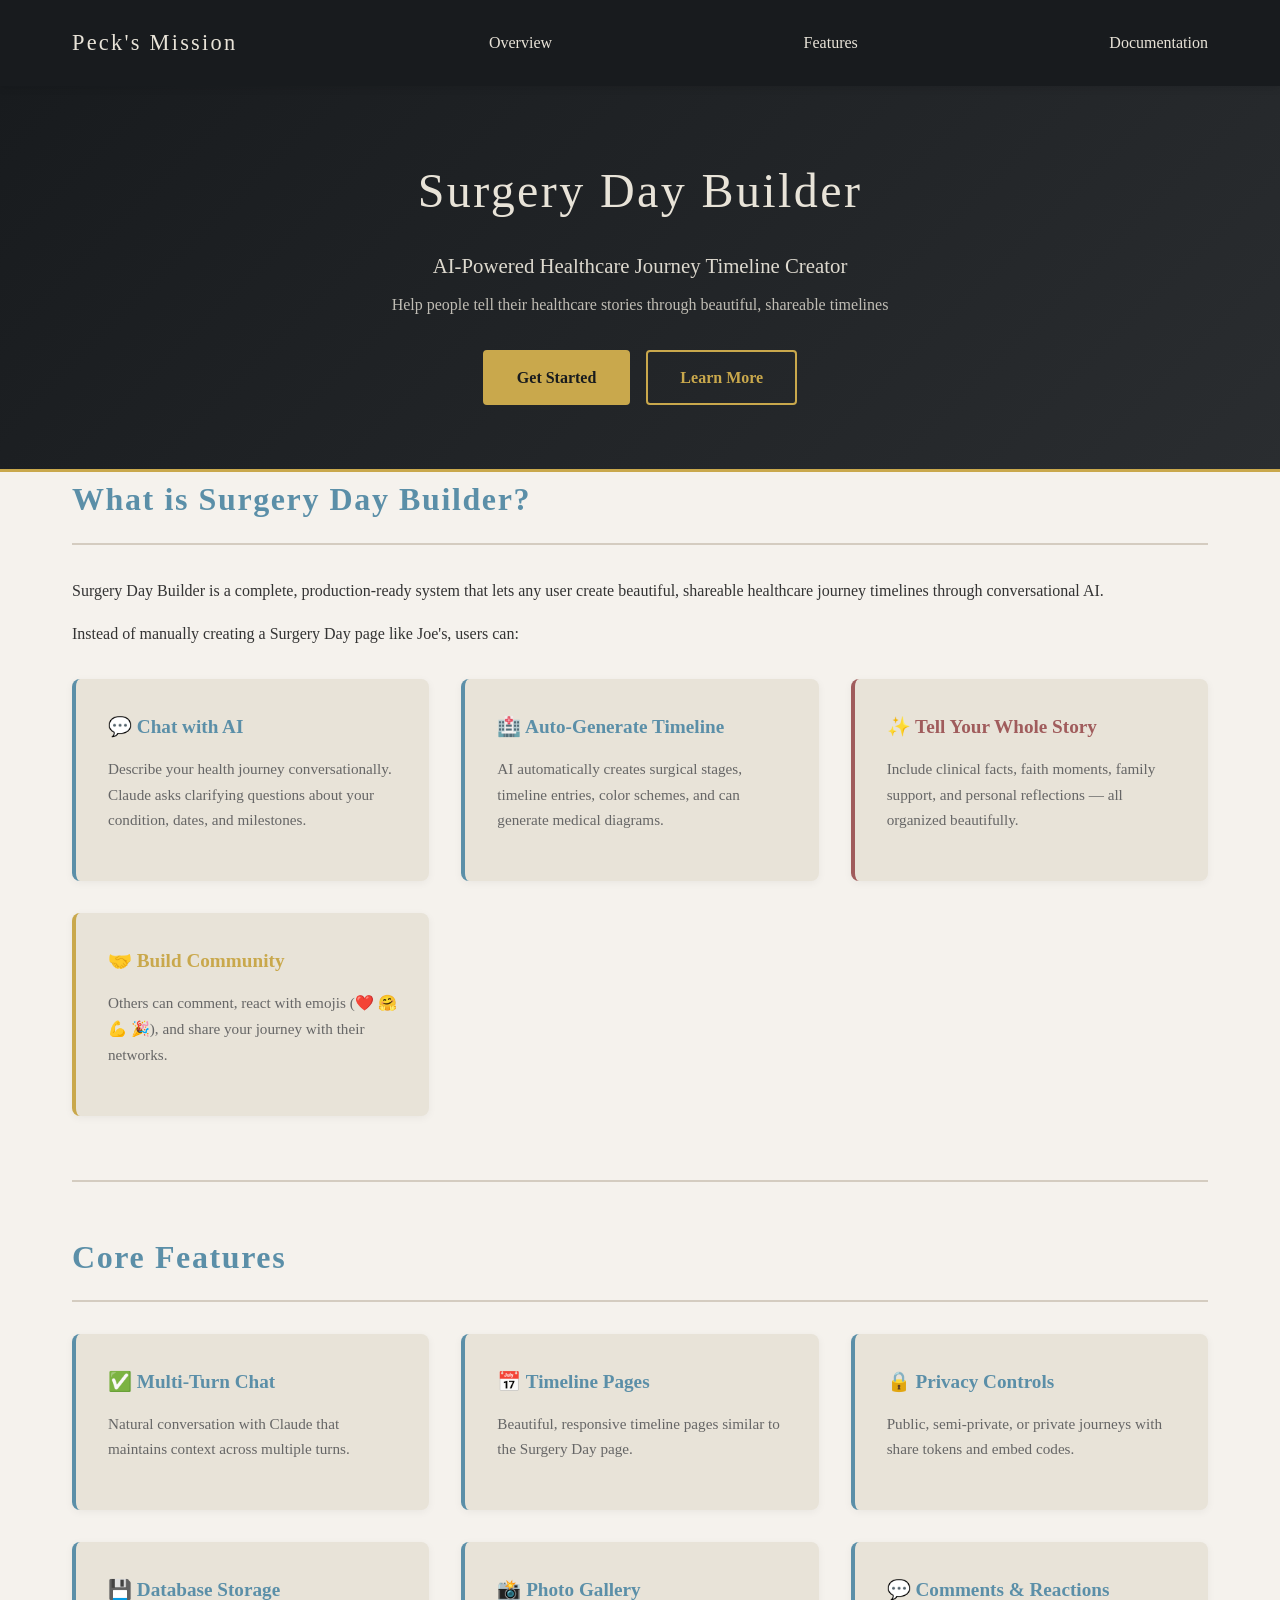
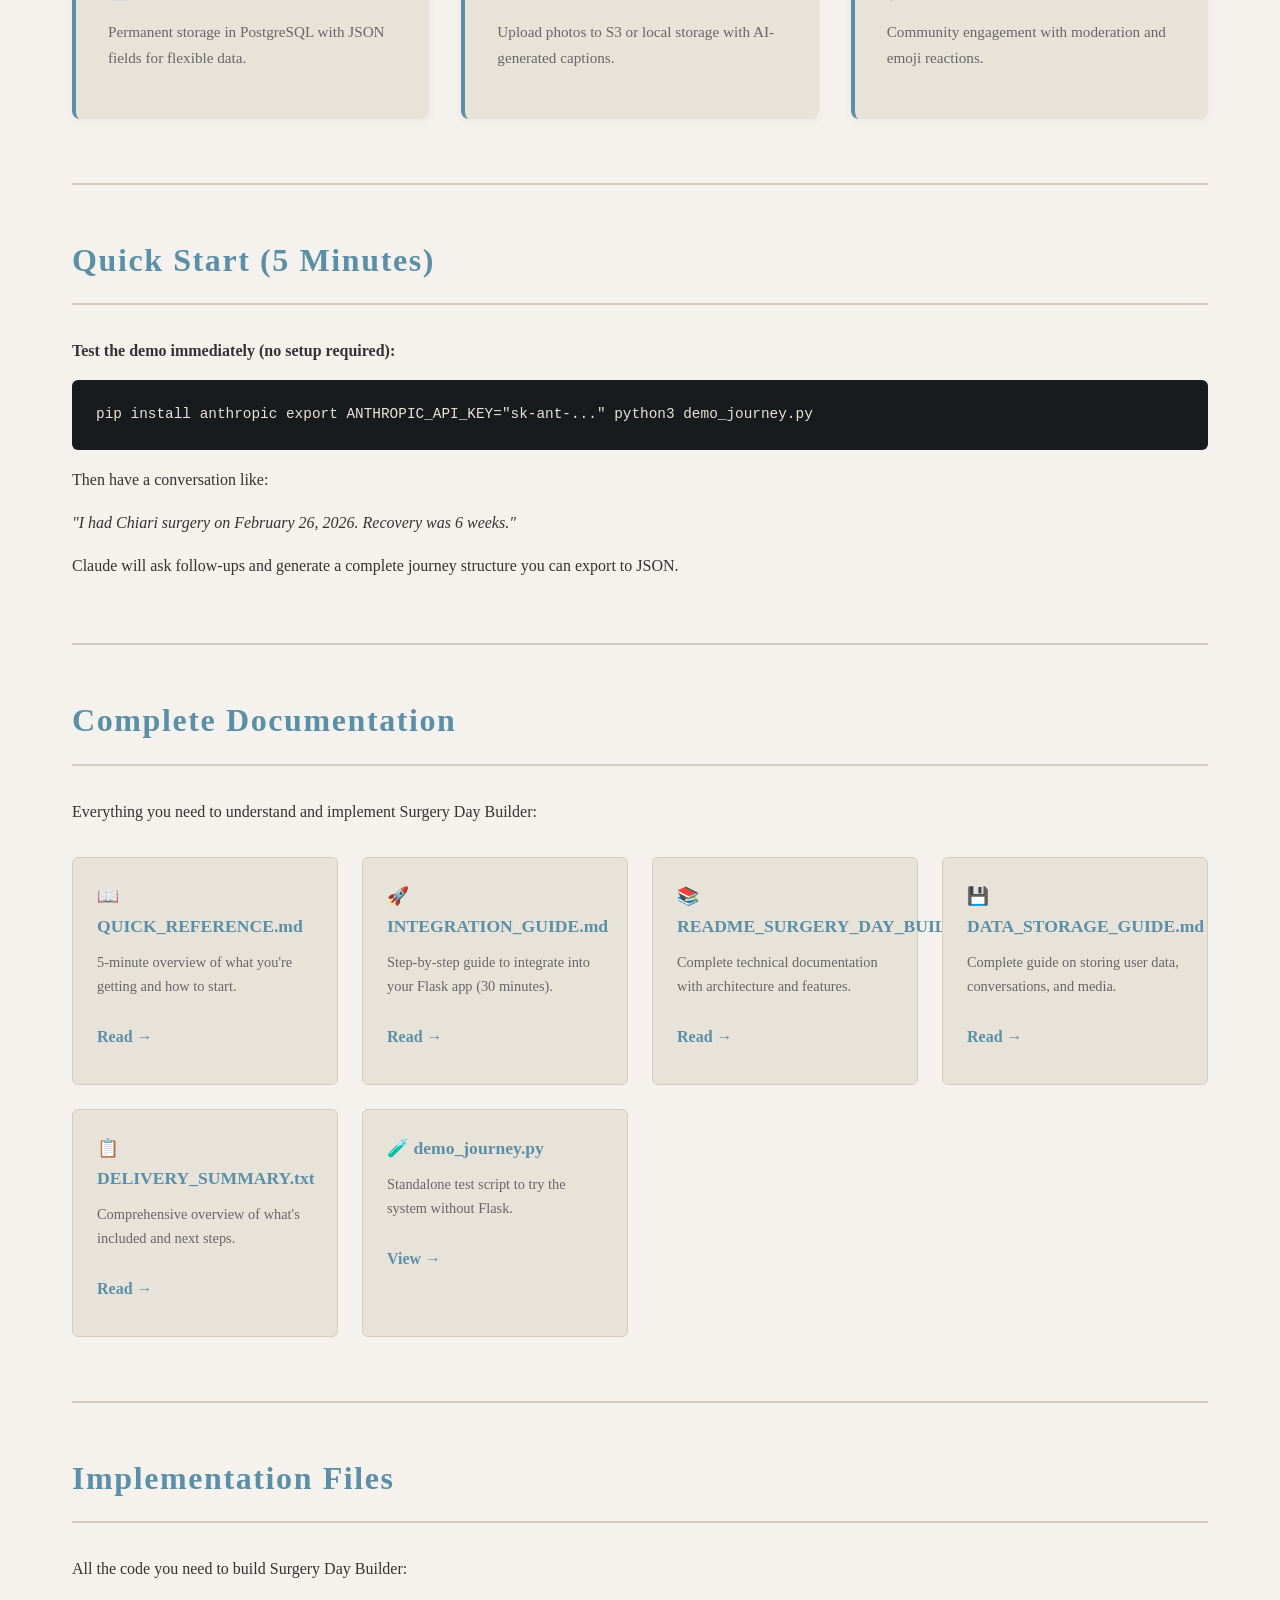
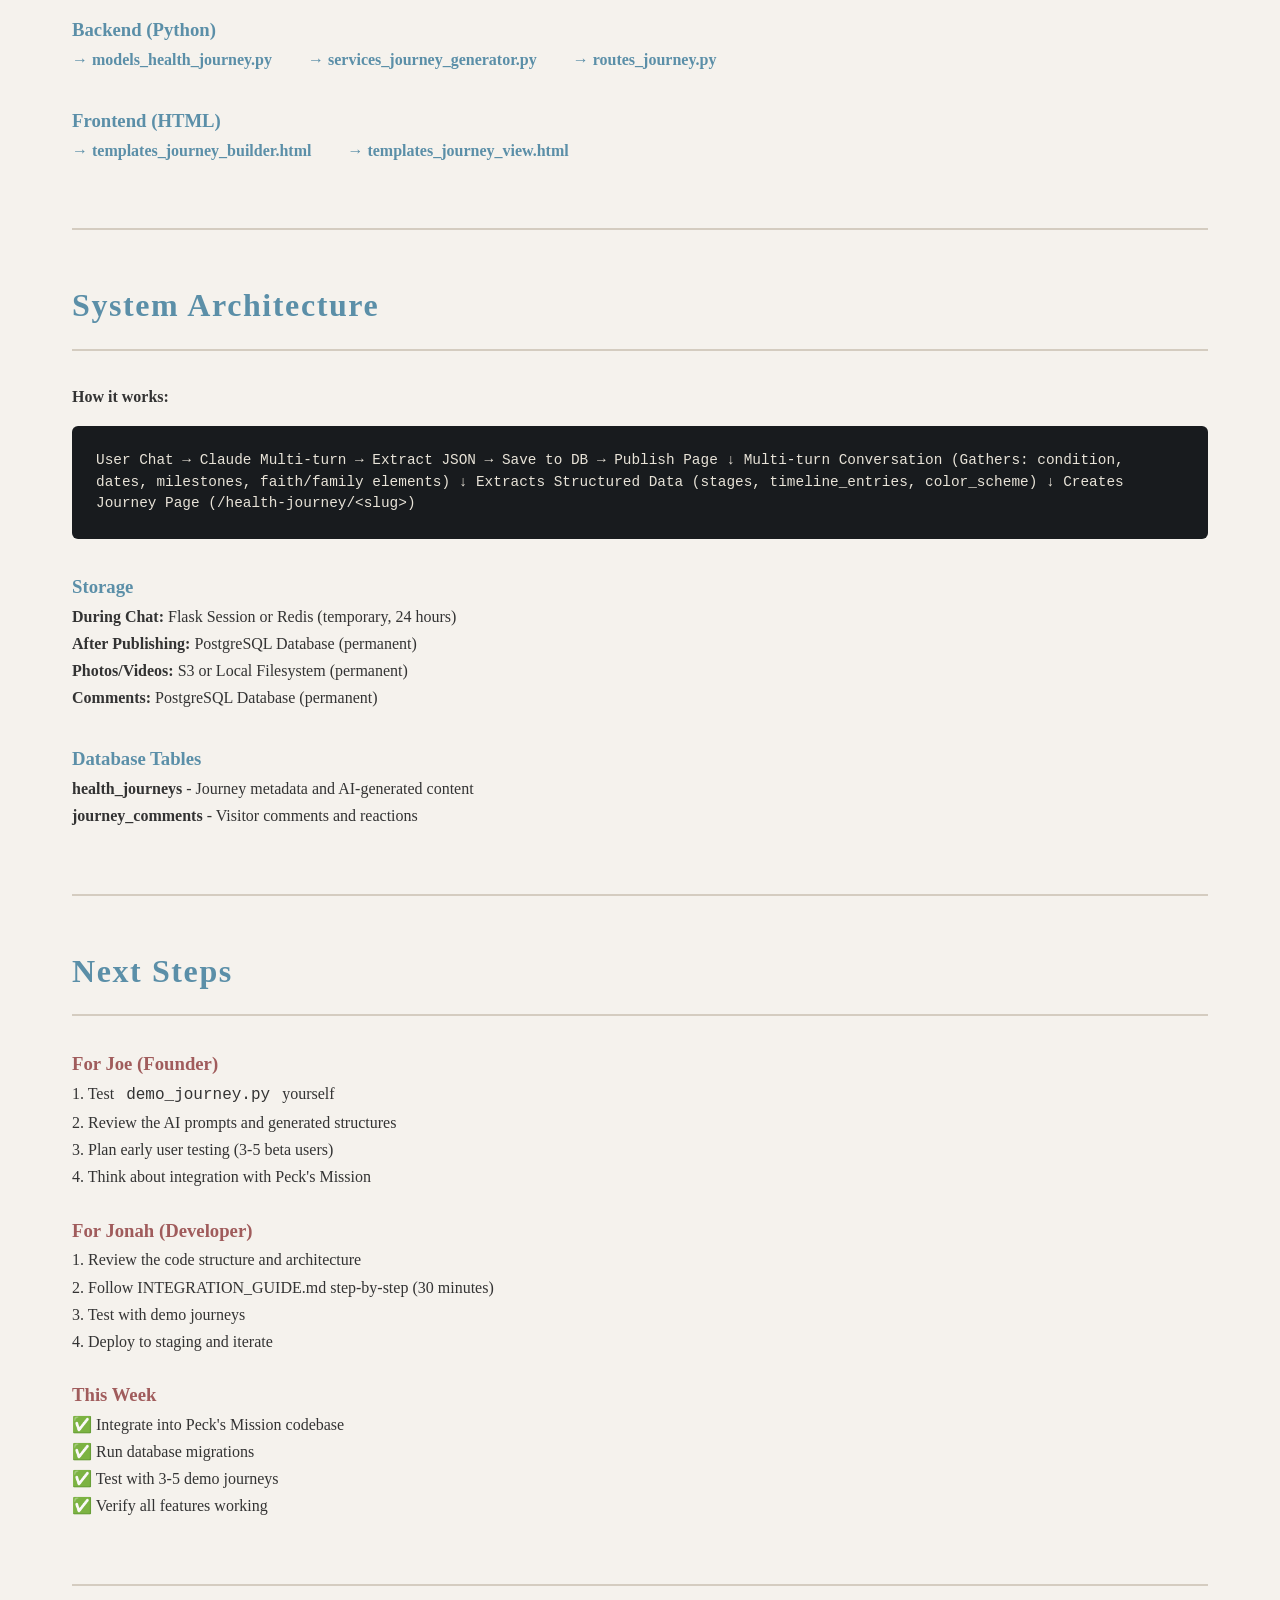
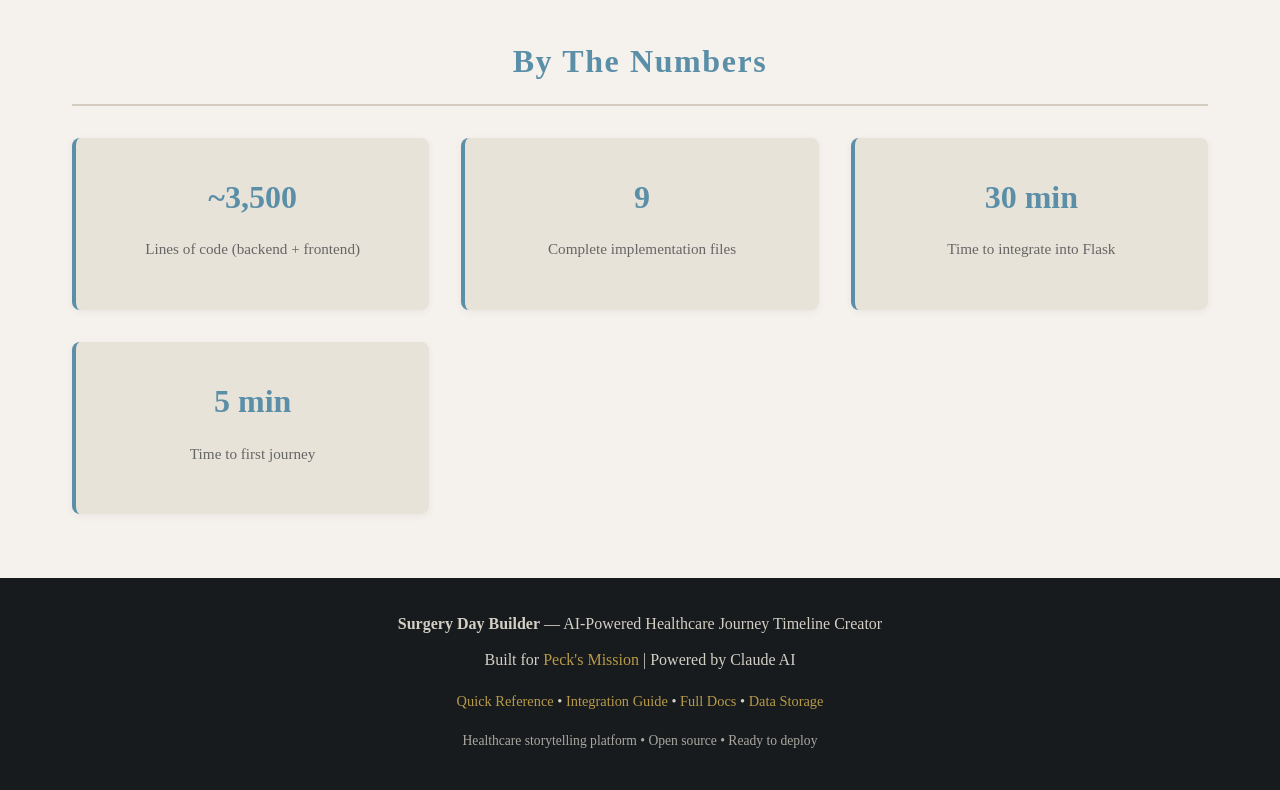
<file: index.html>
<!DOCTYPE html>
<html lang="en">
<head>
    <meta charset="UTF-8">
    <meta name="viewport" content="width=device-width, initial-scale=1.0">
    <meta name="description" content="Surgery Day Builder - AI-powered healthcare journey timeline creator for Peck's Mission">
    <meta name="keywords" content="healthcare, storytelling, timeline, AI, Claude, patient advocacy">
    <title>Surgery Day Builder - Healthcare Journey Timeline Creator</title>
    <style>
        :root {
            --black: #181b1e;
            --white: #e8e3d8;
            --gold: #c9a84c;
            --clinical: #5b8fa8;
            --faith: #a05c5c;
            --family: #c9a84c;
            --border: #d4ccc0;
            --bg-light: #f5f2ed;
        }
        
        * {
            margin: 0;
            padding: 0;
            box-sizing: border-box;
        }
        
        body {
            font-family: 'Georgia', serif;
            background: var(--bg-light);
            color: var(--black);
            line-height: 1.7;
        }
        
        /* Navigation */
        nav {
            background: var(--black);
            color: var(--white);
            padding: 1.5rem 2rem;
            position: sticky;
            top: 0;
            z-index: 1000;
            box-shadow: 0 2px 8px rgba(0, 0, 0, 0.1);
        }
        
        nav .container {
            max-width: 1200px;
            margin: 0 auto;
            display: flex;
            justify-content: space-between;
            align-items: center;
        }
        
        nav h1 {
            font-size: 1.4rem;
            font-weight: normal;
            letter-spacing: 0.1em;
        }
        
        nav a {
            color: var(--white);
            text-decoration: none;
            margin-left: 2rem;
        }
        
        nav a:hover {
            color: var(--gold);
        }
        
        /* Container */
        .container {
            max-width: 1200px;
            margin: 0 auto;
            padding: 0 2rem;
        }
        
        /* Hero Section */
        .hero {
            background: linear-gradient(135deg, var(--black) 0%, #2a2d30 100%);
            color: var(--white);
            padding: 4rem 2rem;
            text-align: center;
            border-bottom: 3px solid var(--gold);
        }
        
        .hero h1 {
            font-size: 3rem;
            margin-bottom: 1rem;
            font-weight: normal;
            letter-spacing: 0.05em;
        }
        
        .hero p {
            font-size: 1.3rem;
            margin-bottom: 0.5rem;
            opacity: 0.95;
        }
        
        .hero .subtitle {
            font-size: 1rem;
            opacity: 0.8;
            margin-bottom: 2rem;
        }
        
        .cta-buttons {
            display: flex;
            gap: 1rem;
            justify-content: center;
            flex-wrap: wrap;
            margin-top: 2rem;
        }
        
        .cta-button {
            display: inline-block;
            padding: 0.75rem 2rem;
            background: var(--gold);
            color: var(--black);
            text-decoration: none;
            border-radius: 4px;
            font-weight: bold;
            transition: all 0.3s ease;
            border: 2px solid var(--gold);
        }
        
        .cta-button:hover {
            background: transparent;
            color: var(--gold);
        }
        
        .cta-button.secondary {
            background: transparent;
            color: var(--gold);
            border: 2px solid var(--gold);
        }
        
        .cta-button.secondary:hover {
            background: var(--gold);
            color: var(--black);
        }
        
        /* Main Content */
        main {
            padding: 4rem 0;
        }
        
        .section {
            margin-bottom: 4rem;
        }
        
        .section h2 {
            font-size: 2rem;
            margin-bottom: 2rem;
            color: var(--clinical);
            border-bottom: 2px solid var(--border);
            padding-bottom: 1rem;
            letter-spacing: 0.05em;
        }
        
        .section p {
            font-size: 1rem;
            margin-bottom: 1rem;
            color: #333;
        }
        
        /* Features Grid */
        .features-grid {
            display: grid;
            grid-template-columns: repeat(auto-fit, minmax(280px, 1fr));
            gap: 2rem;
            margin: 2rem 0;
        }
        
        .feature-card {
            background: var(--white);
            padding: 2rem;
            border-radius: 8px;
            border-left: 4px solid var(--clinical);
            box-shadow: 0 2px 8px rgba(0, 0, 0, 0.05);
            transition: all 0.3s ease;
        }
        
        .feature-card:hover {
            box-shadow: 0 4px 16px rgba(0, 0, 0, 0.1);
            transform: translateY(-2px);
        }
        
        .feature-card h3 {
            color: var(--clinical);
            margin-bottom: 0.75rem;
            font-size: 1.2rem;
        }
        
        .feature-card p {
            color: #666;
            font-size: 0.95rem;
        }
        
        .feature-card.faith {
            border-left-color: var(--faith);
        }
        
        .feature-card.faith h3 {
            color: var(--faith);
        }
        
        .feature-card.family {
            border-left-color: var(--family);
        }
        
        .feature-card.family h3 {
            color: var(--family);
        }
        
        /* Documentation Links */
        .docs-grid {
            display: grid;
            grid-template-columns: repeat(auto-fit, minmax(250px, 1fr));
            gap: 1.5rem;
            margin: 2rem 0;
        }
        
        .doc-card {
            background: var(--white);
            padding: 1.5rem;
            border-radius: 6px;
            border: 1px solid var(--border);
            transition: all 0.3s ease;
        }
        
        .doc-card:hover {
            border-color: var(--clinical);
            box-shadow: 0 2px 8px rgba(91, 143, 168, 0.1);
        }
        
        .doc-card h3 {
            color: var(--clinical);
            margin-bottom: 0.5rem;
            font-size: 1.1rem;
        }
        
        .doc-card p {
            color: #666;
            font-size: 0.9rem;
            margin-bottom: 1rem;
        }
        
        .doc-card a {
            display: inline-block;
            color: var(--clinical);
            text-decoration: none;
            font-weight: bold;
            padding: 0.5rem 0;
            border-bottom: 2px solid transparent;
            transition: border-color 0.3s ease;
        }
        
        .doc-card a:hover {
            border-bottom-color: var(--clinical);
        }
        
        /* Code Block */
        .code-block {
            background: var(--black);
            color: var(--white);
            padding: 1.5rem;
            border-radius: 6px;
            overflow-x: auto;
            margin: 1rem 0;
            font-family: 'Courier New', monospace;
            font-size: 0.9rem;
            line-height: 1.5;
        }
        
        /* Footer */
        footer {
            background: var(--black);
            color: var(--white);
            padding: 2rem;
            text-align: center;
            margin-top: 4rem;
        }
        
        footer p {
            margin-bottom: 0.5rem;
            opacity: 0.9;
        }
        
        footer a {
            color: var(--gold);
            text-decoration: none;
        }
        
        footer a:hover {
            text-decoration: underline;
        }
        
        /* Responsive */
        @media (max-width: 768px) {
            .hero h1 {
                font-size: 2rem;
            }
            
            .hero p {
                font-size: 1.1rem;
            }
            
            nav .container {
                flex-direction: column;
                gap: 1rem;
            }
            
            nav a {
                margin-left: 0;
                margin: 0.5rem 0;
            }
            
            .cta-buttons {
                flex-direction: column;
                align-items: center;
            }
            
            .cta-button {
                width: 100%;
                max-width: 300px;
            }
        }
        
        /* Highlighting */
        .highlight {
            background: #fffacd;
            padding: 0 0.25rem;
        }
        
        .divider {
            height: 2px;
            background: var(--border);
            margin: 3rem 0;
        }
    </style>
</head>
<body>
    <!-- Navigation -->
    <nav>
        <div class="container">
            <h1>Peck's Mission</h1>
            <a href="#overview">Overview</a>
            <a href="#features">Features</a>
            <a href="#docs">Documentation</a>
        </div>
    </nav>
    
    <!-- Hero Section -->
    <header class="hero">
        <div class="container">
            <h1>Surgery Day Builder</h1>
            <p>AI-Powered Healthcare Journey Timeline Creator</p>
            <p class="subtitle">Help people tell their healthcare stories through beautiful, shareable timelines</p>
            
            <div class="cta-buttons">
                <a href="#docs" class="cta-button">Get Started</a>
                <a href="#overview" class="cta-button secondary">Learn More</a>
            </div>
        </div>
    </header>
    
    <!-- Main Content -->
    <main class="container">
        <!-- Overview Section -->
        <section class="section" id="overview">
            <h2>What is Surgery Day Builder?</h2>
            
            <p>Surgery Day Builder is a complete, production-ready system that lets any user create beautiful, shareable healthcare journey timelines through conversational AI.</p>
            
            <p>Instead of manually creating a Surgery Day page like Joe's, users can:</p>
            
            <div class="features-grid">
                <div class="feature-card">
                    <h3>💬 Chat with AI</h3>
                    <p>Describe your health journey conversationally. Claude asks clarifying questions about your condition, dates, and milestones.</p>
                </div>
                
                <div class="feature-card clinical">
                    <h3>🏥 Auto-Generate Timeline</h3>
                    <p>AI automatically creates surgical stages, timeline entries, color schemes, and can generate medical diagrams.</p>
                </div>
                
                <div class="feature-card faith">
                    <h3>✨ Tell Your Whole Story</h3>
                    <p>Include clinical facts, faith moments, family support, and personal reflections — all organized beautifully.</p>
                </div>
                
                <div class="feature-card family">
                    <h3>🤝 Build Community</h3>
                    <p>Others can comment, react with emojis (❤️ 🤗 💪 🎉), and share your journey with their networks.</p>
                </div>
            </div>
        </section>
        
        <div class="divider"></div>
        
        <!-- Features Section -->
        <section class="section" id="features">
            <h2>Core Features</h2>
            
            <div class="features-grid">
                <div class="feature-card">
                    <h3>✅ Multi-Turn Chat</h3>
                    <p>Natural conversation with Claude that maintains context across multiple turns.</p>
                </div>
                
                <div class="feature-card">
                    <h3>📅 Timeline Pages</h3>
                    <p>Beautiful, responsive timeline pages similar to the Surgery Day page.</p>
                </div>
                
                <div class="feature-card">
                    <h3>🔒 Privacy Controls</h3>
                    <p>Public, semi-private, or private journeys with share tokens and embed codes.</p>
                </div>
                
                <div class="feature-card">
                    <h3>💾 Database Storage</h3>
                    <p>Permanent storage in PostgreSQL with JSON fields for flexible data.</p>
                </div>
                
                <div class="feature-card">
                    <h3>📸 Photo Gallery</h3>
                    <p>Upload photos to S3 or local storage with AI-generated captions.</p>
                </div>
                
                <div class="feature-card">
                    <h3>💬 Comments & Reactions</h3>
                    <p>Community engagement with moderation and emoji reactions.</p>
                </div>
            </div>
        </section>
        
        <div class="divider"></div>
        
        <!-- Quick Start -->
        <section class="section">
            <h2>Quick Start (5 Minutes)</h2>
            
            <p><strong>Test the demo immediately (no setup required):</strong></p>
            
            <div class="code-block">
pip install anthropic
export ANTHROPIC_API_KEY="sk-ant-..."
python3 demo_journey.py
            </div>
            
            <p>Then have a conversation like:</p>
            <p><em>"I had Chiari surgery on February 26, 2026. Recovery was 6 weeks."</em></p>
            
            <p>Claude will ask follow-ups and generate a complete journey structure you can export to JSON.</p>
        </section>
        
        <div class="divider"></div>
        
        <!-- Documentation -->
        <section class="section" id="docs">
            <h2>Complete Documentation</h2>
            
            <p>Everything you need to understand and implement Surgery Day Builder:</p>
            
            <div class="docs-grid">
                <div class="doc-card">
                    <h3>📖 QUICK_REFERENCE.md</h3>
                    <p>5-minute overview of what you're getting and how to start.</p>
                    <a href="QUICK_REFERENCE.md">Read →</a>
                </div>
                
                <div class="doc-card">
                    <h3>🚀 INTEGRATION_GUIDE.md</h3>
                    <p>Step-by-step guide to integrate into your Flask app (30 minutes).</p>
                    <a href="INTEGRATION_GUIDE.md">Read →</a>
                </div>
                
                <div class="doc-card">
                    <h3>📚 README_SURGERY_DAY_BUILDER.md</h3>
                    <p>Complete technical documentation with architecture and features.</p>
                    <a href="README_SURGERY_DAY_BUILDER.md">Read →</a>
                </div>
                
                <div class="doc-card">
                    <h3>💾 DATA_STORAGE_GUIDE.md</h3>
                    <p>Complete guide on storing user data, conversations, and media.</p>
                    <a href="DATA_STORAGE_GUIDE.md">Read →</a>
                </div>
                
                <div class="doc-card">
                    <h3>📋 DELIVERY_SUMMARY.txt</h3>
                    <p>Comprehensive overview of what's included and next steps.</p>
                    <a href="DELIVERY_SUMMARY.txt">Read →</a>
                </div>
                
                <div class="doc-card">
                    <h3>🧪 demo_journey.py</h3>
                    <p>Standalone test script to try the system without Flask.</p>
                    <a href="demo_journey.py">View →</a>
                </div>
            </div>
        </section>
        
        <div class="divider"></div>
        
        <!-- Implementation Files -->
        <section class="section">
            <h2>Implementation Files</h2>
            
            <p>All the code you need to build Surgery Day Builder:</p>
            
            <h3 style="margin-top: 2rem; color: var(--clinical);">Backend (Python)</h3>
            <p>
                <a href="models_health_journey.py" style="color: var(--clinical); text-decoration: none; margin-right: 2rem; font-weight: bold;">→ models_health_journey.py</a>
                <a href="services_journey_generator.py" style="color: var(--clinical); text-decoration: none; margin-right: 2rem; font-weight: bold;">→ services_journey_generator.py</a>
                <a href="routes_journey.py" style="color: var(--clinical); text-decoration: none; font-weight: bold;">→ routes_journey.py</a>
            </p>
            
            <h3 style="margin-top: 2rem; color: var(--clinical);">Frontend (HTML)</h3>
            <p>
                <a href="templates_journey_builder.html" style="color: var(--clinical); text-decoration: none; margin-right: 2rem; font-weight: bold;">→ templates_journey_builder.html</a>
                <a href="templates_journey_view.html" style="color: var(--clinical); text-decoration: none; font-weight: bold;">→ templates_journey_view.html</a>
            </p>
        </section>
        
        <div class="divider"></div>
        
        <!-- Architecture -->
        <section class="section">
            <h2>System Architecture</h2>
            
            <p><strong>How it works:</strong></p>
            
            <div class="code-block">
User Chat → Claude Multi-turn → Extract JSON → Save to DB → Publish Page
    ↓
Multi-turn Conversation
(Gathers: condition, dates, milestones, faith/family elements)
    ↓
Extracts Structured Data
(stages, timeline_entries, color_scheme)
    ↓
Creates Journey Page
(/health-journey/&lt;slug&gt;)
            </div>
            
            <h3 style="margin-top: 2rem; color: var(--clinical);">Storage</h3>
            <p>
                <strong>During Chat:</strong> Flask Session or Redis (temporary, 24 hours)<br>
                <strong>After Publishing:</strong> PostgreSQL Database (permanent)<br>
                <strong>Photos/Videos:</strong> S3 or Local Filesystem (permanent)<br>
                <strong>Comments:</strong> PostgreSQL Database (permanent)
            </p>
            
            <h3 style="margin-top: 2rem; color: var(--clinical);">Database Tables</h3>
            <p>
                <strong>health_journeys</strong> - Journey metadata and AI-generated content<br>
                <strong>journey_comments</strong> - Visitor comments and reactions
            </p>
        </section>
        
        <div class="divider"></div>
        
        <!-- Next Steps -->
        <section class="section">
            <h2>Next Steps</h2>
            
            <h3 style="margin-top: 1.5rem; color: var(--faith);">For Joe (Founder)</h3>
            <p>
                1. Test <code style="background: var(--bg-light); padding: 0.25rem 0.5rem;">demo_journey.py</code> yourself<br>
                2. Review the AI prompts and generated structures<br>
                3. Plan early user testing (3-5 beta users)<br>
                4. Think about integration with Peck's Mission
            </p>
            
            <h3 style="margin-top: 1.5rem; color: var(--faith);">For Jonah (Developer)</h3>
            <p>
                1. Review the code structure and architecture<br>
                2. Follow INTEGRATION_GUIDE.md step-by-step (30 minutes)<br>
                3. Test with demo journeys<br>
                4. Deploy to staging and iterate
            </p>
            
            <h3 style="margin-top: 1.5rem; color: var(--faith);">This Week</h3>
            <p>
                ✅ Integrate into Peck's Mission codebase<br>
                ✅ Run database migrations<br>
                ✅ Test with 3-5 demo journeys<br>
                ✅ Verify all features working
            </p>
        </section>
        
        <div class="divider"></div>
        
        <!-- Stats -->
        <section class="section" style="text-align: center;">
            <h2>By The Numbers</h2>
            
            <div class="features-grid">
                <div class="feature-card">
                    <h3 style="font-size: 2rem; color: var(--clinical);">~3,500</h3>
                    <p>Lines of code (backend + frontend)</p>
                </div>
                
                <div class="feature-card">
                    <h3 style="font-size: 2rem; color: var(--clinical);">9</h3>
                    <p>Complete implementation files</p>
                </div>
                
                <div class="feature-card">
                    <h3 style="font-size: 2rem; color: var(--clinical);">30 min</h3>
                    <p>Time to integrate into Flask</p>
                </div>
                
                <div class="feature-card">
                    <h3 style="font-size: 2rem; color: var(--clinical);">5 min</h3>
                    <p>Time to first journey</p>
                </div>
            </div>
        </section>
    </main>
    
    <!-- Footer -->
    <footer>
        <p><strong>Surgery Day Builder</strong> — AI-Powered Healthcare Journey Timeline Creator</p>
        <p>Built for <a href="https://pecksmission.com">Peck's Mission</a> | Powered by Claude AI</p>
        <p style="margin-top: 1rem; font-size: 0.9rem;">
            <a href="QUICK_REFERENCE.md">Quick Reference</a> •
            <a href="INTEGRATION_GUIDE.md">Integration Guide</a> •
            <a href="README_SURGERY_DAY_BUILDER.md">Full Docs</a> •
            <a href="DATA_STORAGE_GUIDE.md">Data Storage</a>
        </p>
        <p style="margin-top: 1rem; opacity: 0.7; font-size: 0.85rem;">
            Healthcare storytelling platform • Open source • Ready to deploy
        </p>
    </footer>
</body>
</html>
</file>
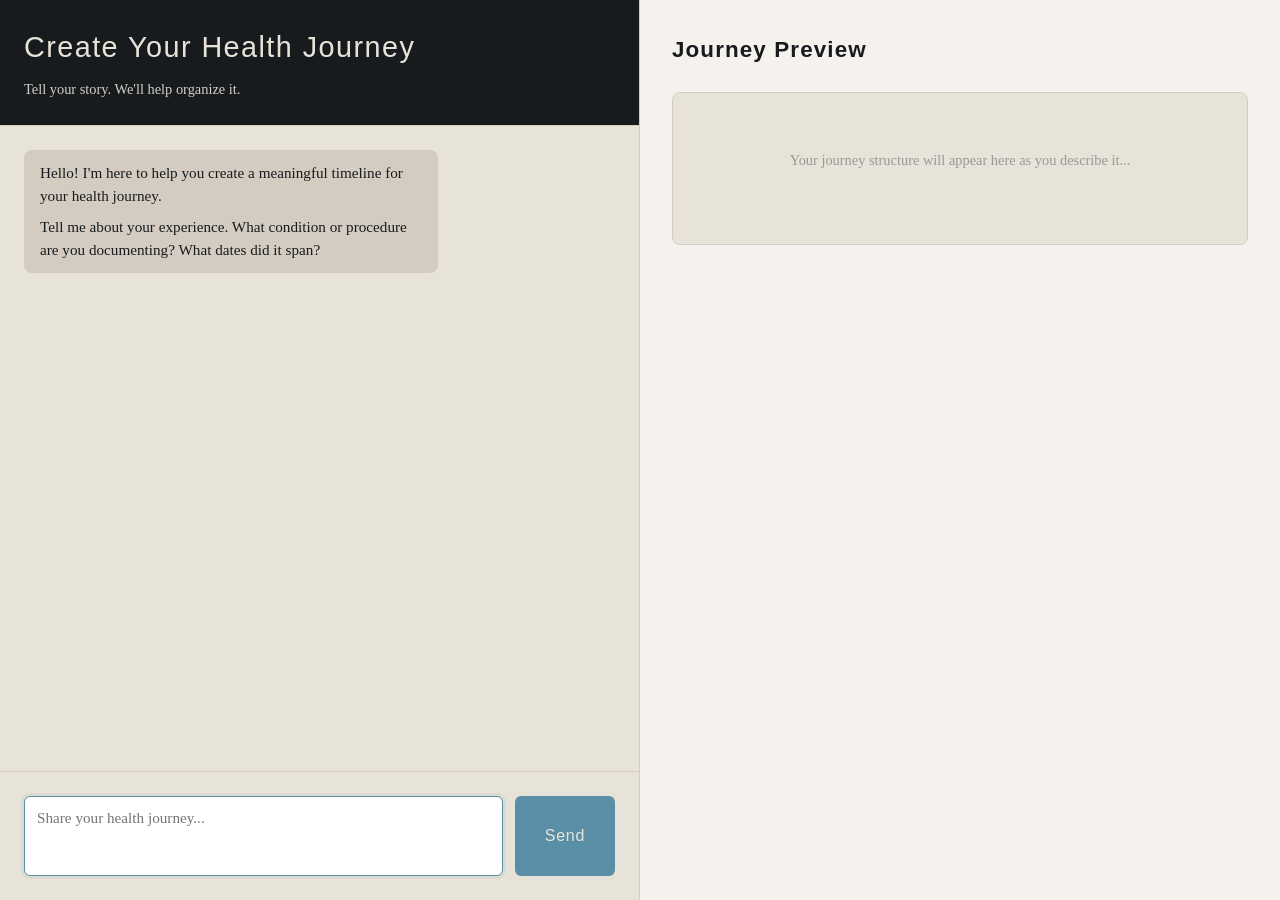
<file: templates_journey_builder.html>
<!DOCTYPE html>
<html lang="en">
<head>
    <meta charset="UTF-8">
    <meta name="viewport" content="width=device-width, initial-scale=1.0">
    <title>Create Your Health Journey — Peck's Mission</title>
    <style>
        :root {
            --black: #181b1e;
            --white: #e8e3d8;
            --gold: #c9a84c;
            --clinical: #5b8fa8;
            --faith: #a05c5c;
            --family: #c9a84c;
            --bg-light: #f5f2ed;
            --border: #d4ccc0;
        }
        
        * {
            margin: 0;
            padding: 0;
            box-sizing: border-box;
        }
        
        body {
            font-family: 'Crimson Pro', serif;
            background: var(--bg-light);
            color: var(--black);
            line-height: 1.6;
        }
        
        .journey-builder {
            display: grid;
            grid-template-columns: 1fr 1fr;
            min-height: 100vh;
            gap: 0;
        }
        
        .chat-panel {
            display: flex;
            flex-direction: column;
            background: var(--white);
            border-right: 1px solid var(--border);
        }
        
        .preview-panel {
            background: var(--bg-light);
            padding: 2rem;
            overflow-y: auto;
        }
        
        /* Header */
        .chat-header {
            padding: 1.5rem;
            border-bottom: 1px solid var(--border);
            background: var(--black);
            color: var(--white);
        }
        
        .chat-header h1 {
            font-family: 'Bebas Neue', sans-serif;
            font-size: 1.8rem;
            font-weight: 400;
            letter-spacing: 0.05em;
            margin-bottom: 0.5rem;
        }
        
        .chat-header p {
            font-size: 0.9rem;
            opacity: 0.9;
        }
        
        /* Messages */
        .messages-container {
            flex: 1;
            overflow-y: auto;
            padding: 1.5rem;
            display: flex;
            flex-direction: column;
            gap: 1rem;
        }
        
        .message {
            display: flex;
            gap: 1rem;
            animation: slideIn 0.3s ease-out;
        }
        
        @keyframes slideIn {
            from {
                opacity: 0;
                transform: translateY(10px);
            }
            to {
                opacity: 1;
                transform: translateY(0);
            }
        }
        
        .message.user {
            justify-content: flex-end;
        }
        
        .message.assistant {
            justify-content: flex-start;
        }
        
        .message-content {
            max-width: 70%;
            padding: 0.75rem 1rem;
            border-radius: 8px;
            font-size: 0.95rem;
            line-height: 1.5;
        }
        
        .message.user .message-content {
            background: var(--clinical);
            color: var(--white);
        }
        
        .message.assistant .message-content {
            background: var(--border);
            color: var(--black);
        }
        
        .message-time {
            font-size: 0.8rem;
            color: #999;
            margin-top: 0.25rem;
        }
        
        /* Input Form */
        .chat-form {
            padding: 1.5rem;
            border-top: 1px solid var(--border);
            display: flex;
            gap: 0.75rem;
        }
        
        .chat-form textarea {
            flex: 1;
            padding: 0.75rem;
            border: 1px solid var(--border);
            border-radius: 6px;
            font-family: 'Crimson Pro', serif;
            font-size: 0.95rem;
            resize: none;
            max-height: 100px;
        }
        
        .chat-form textarea:focus {
            outline: none;
            border-color: var(--clinical);
            box-shadow: 0 0 0 3px rgba(91, 143, 168, 0.1);
        }
        
        .chat-form button {
            padding: 0.75rem 1.5rem;
            background: var(--clinical);
            color: var(--white);
            border: none;
            border-radius: 6px;
            font-family: 'Bebas Neue', sans-serif;
            font-size: 1rem;
            letter-spacing: 0.05em;
            cursor: pointer;
            transition: background 0.3s ease;
            min-width: 100px;
        }
        
        .chat-form button:hover {
            background: #4a7a94;
        }
        
        .chat-form button:disabled {
            opacity: 0.5;
            cursor: not-allowed;
        }
        
        /* Preview Panel */
        .preview-title {
            font-family: 'Bebas Neue', sans-serif;
            font-size: 1.4rem;
            letter-spacing: 0.05em;
            margin-bottom: 1.5rem;
            color: var(--black);
        }
        
        .preview-content {
            background: var(--white);
            padding: 1.5rem;
            border-radius: 8px;
            border: 1px solid var(--border);
        }
        
        .preview-section {
            margin-bottom: 1.5rem;
        }
        
        .preview-section h3 {
            font-family: 'Bebas Neue', sans-serif;
            font-size: 1.1rem;
            letter-spacing: 0.05em;
            margin-bottom: 0.75rem;
            color: var(--clinical);
            text-transform: uppercase;
        }
        
        .preview-section p {
            font-size: 0.9rem;
            color: #666;
            margin-bottom: 0.5rem;
        }
        
        .stages-preview {
            display: flex;
            flex-direction: column;
            gap: 0.5rem;
        }
        
        .stage-item {
            display: flex;
            align-items: center;
            gap: 0.75rem;
            padding: 0.5rem;
            border-left: 3px solid var(--border);
        }
        
        .stage-dot {
            width: 12px;
            height: 12px;
            border-radius: 50%;
            flex-shrink: 0;
        }
        
        .stage-item p {
            margin: 0;
            font-size: 0.85rem;
        }
        
        .entries-preview {
            max-height: 300px;
            overflow-y: auto;
            border: 1px solid var(--border);
            border-radius: 4px;
            padding: 0.75rem;
        }
        
        .entry-item {
            padding: 0.5rem;
            border-bottom: 1px solid var(--border);
            font-size: 0.85rem;
        }
        
        .entry-item:last-child {
            border-bottom: none;
        }
        
        .entry-date {
            font-family: 'DM Mono', monospace;
            font-size: 0.8rem;
            color: #999;
        }
        
        .entry-type {
            display: inline-block;
            font-size: 0.7rem;
            padding: 0.2rem 0.4rem;
            border-radius: 3px;
            margin-left: 0.25rem;
            color: var(--white);
        }
        
        .entry-type.clinical {
            background: var(--clinical);
        }
        
        .entry-type.faith {
            background: var(--faith);
        }
        
        .entry-type.family {
            background: var(--family);
        }
        
        /* Empty State */
        .empty-state {
            padding: 2rem;
            text-align: center;
            color: #999;
        }
        
        .empty-state p {
            font-size: 0.9rem;
            margin-bottom: 1rem;
        }
        
        /* Responsive */
        @media (max-width: 1024px) {
            .journey-builder {
                grid-template-columns: 1fr;
            }
            
            .preview-panel {
                display: none;
            }
            
            .message-content {
                max-width: 85%;
            }
        }
        
        /* Loading */
        .loading {
            display: flex;
            gap: 0.25rem;
            align-items: center;
        }
        
        .loading span {
            width: 6px;
            height: 6px;
            border-radius: 50%;
            background: var(--black);
            animation: bounce 1.4s infinite;
        }
        
        .loading span:nth-child(2) {
            animation-delay: 0.2s;
        }
        
        .loading span:nth-child(3) {
            animation-delay: 0.4s;
        }
        
        @keyframes bounce {
            0%, 80%, 100% { opacity: 0.3; }
            40% { opacity: 1; }
        }
        
        /* Journey Structure Complete */
        .structure-complete {
            padding: 1rem;
            background: #e8f5e9;
            border: 1px solid #4caf50;
            border-radius: 6px;
            margin-top: 1rem;
            display: none;
        }
        
        .structure-complete.show {
            display: block;
        }
        
        .structure-complete h4 {
            color: #2e7d32;
            margin-bottom: 0.5rem;
            font-family: 'Bebas Neue', sans-serif;
        }
        
        .structure-complete p {
            font-size: 0.85rem;
            color: #1b5e20;
            margin-bottom: 0.75rem;
        }
        
        .action-buttons {
            display: flex;
            gap: 0.5rem;
        }
        
        .action-buttons button {
            flex: 1;
            padding: 0.5rem;
            background: #4caf50;
            color: var(--white);
            border: none;
            border-radius: 4px;
            font-size: 0.85rem;
            cursor: pointer;
            font-family: 'Bebas Neue', sans-serif;
        }
        
        .action-buttons button:hover {
            background: #45a049;
        }
        
        .action-buttons button.secondary {
            background: var(--clinical);
        }
        
        .action-buttons button.secondary:hover {
            background: #4a7a94;
        }
    </style>
</head>
<body>
    <div class="journey-builder">
        <!-- Chat Panel -->
        <div class="chat-panel">
            <div class="chat-header">
                <h1>Create Your Health Journey</h1>
                <p>Tell your story. We'll help organize it.</p>
            </div>
            
            <div class="messages-container" id="messages">
                <div class="message assistant">
                    <div class="message-content">
                        <p>Hello! I'm here to help you create a meaningful timeline for your health journey.</p>
                        <p style="margin-top: 0.5rem;">Tell me about your experience. What condition or procedure are you documenting? What dates did it span?</p>
                    </div>
                </div>
            </div>
            
            <form class="chat-form" id="chat-form">
                <textarea 
                    id="user-input" 
                    placeholder="Share your health journey..."
                    rows="3"
                    required
                ></textarea>
                <button type="submit">Send</button>
            </form>
        </div>
        
        <!-- Preview Panel -->
        <div class="preview-panel">
            <h2 class="preview-title">Journey Preview</h2>
            
            <div class="preview-content" id="preview">
                <div class="empty-state">
                    <p>Your journey structure will appear here as you describe it...</p>
                </div>
            </div>
        </div>
    </div>
    
    <script>
        const sessionId = "{{ session_id }}";
        const messagesContainer = document.getElementById('messages');
        const userInput = document.getElementById('user-input');
        const chatForm = document.getElementById('chat-form');
        const previewDiv = document.getElementById('preview');
        
        chatForm.addEventListener('submit', async (e) => {
            e.preventDefault();
            
            const message = userInput.value.trim();
            if (!message) return;
            
            // Add user message to display
            addMessage('user', message);
            userInput.value = '';
            chatForm.querySelector('button').disabled = true;
            
            try {
                // Send to backend
                const response = await fetch('/api/journey/chat', {
                    method: 'POST',
                    headers: {
                        'Content-Type': 'application/json'
                    },
                    body: JSON.stringify({
                        message: message,
                        session_id: sessionId
                    })
                });
                
                const data = await response.json();
                
                if (response.ok) {
                    // Add AI response
                    addMessage('assistant', data.response);
                    
                    // Update preview if structure available
                    if (data.journey_structure) {
                        updatePreview(data.journey_structure);
                        showStructureComplete(data.journey_structure);
                    } else {
                        updatePreview(null);
                    }
                } else {
                    addMessage('assistant', 'Sorry, something went wrong. Please try again.');
                }
            } catch (error) {
                console.error('Error:', error);
                addMessage('assistant', 'Connection error. Please check your internet and try again.');
            } finally {
                chatForm.querySelector('button').disabled = false;
                userInput.focus();
            }
        });
        
        function addMessage(role, content) {
            const messageDiv = document.createElement('div');
            messageDiv.className = `message ${role}`;
            
            const messageContent = document.createElement('div');
            messageContent.className = 'message-content';
            messageContent.textContent = content;
            
            messageDiv.appendChild(messageContent);
            messagesContainer.appendChild(messageDiv);
            
            // Scroll to bottom
            messagesContainer.scrollTop = messagesContainer.scrollHeight;
        }
        
        function updatePreview(structure) {
            if (!structure) {
                previewDiv.innerHTML = '<div class="empty-state"><p>Your journey structure will appear here as you describe it...</p></div>';
                return;
            }
            
            // Build stages preview
            let stagesHTML = '';
            if (structure.stages && structure.stages.length > 0) {
                stagesHTML = `
                    <div class="preview-section">
                        <h3>Stages</h3>
                        <div class="stages-preview">
                            ${structure.stages.map(stage => `
                                <div class="stage-item">
                                    <div class="stage-dot" style="background-color: ${stage.color}"></div>
                                    <p><strong>${stage.name}</strong> ${stage.description ? '— ' + stage.description : ''}</p>
                                </div>
                            `).join('')}
                        </div>
                    </div>
                `;
            }
            
            // Build entries preview
            let entriesHTML = '';
            if (structure.timeline_entries && structure.timeline_entries.length > 0) {
                entriesHTML = `
                    <div class="preview-section">
                        <h3>Timeline Entries (${structure.timeline_entries.length})</h3>
                        <div class="entries-preview">
                            ${structure.timeline_entries.map(entry => `
                                <div class="entry-item">
                                    <span class="entry-date">${entry.date}</span>
                                    <span class="entry-type ${entry.type}">${entry.type}</span>
                                    <p><strong>${entry.title}</strong></p>
                                </div>
                            `).join('')}
                        </div>
                    </div>
                `;
            }
            
            previewDiv.innerHTML = `
                <div class="preview-section">
                    <h3>Title</h3>
                    <p>${structure.title}</p>
                </div>
                
                <div class="preview-section">
                    <h3>Condition & Dates</h3>
                    <p><strong>${structure.condition}</strong></p>
                    <p>${structure.start_date} to ${structure.end_date || 'ongoing'}</p>
                </div>
                
                ${stagesHTML}
                ${entriesHTML}
            `;
        }
        
        function showStructureComplete(structure) {
            const completeMsg = document.createElement('div');
            completeMsg.className = 'structure-complete show';
            completeMsg.innerHTML = `
                <h4>✓ Your journey structure is ready!</h4>
                <p>We've created ${structure.stages.length} stages and ${structure.timeline_entries.length} timeline entries.</p>
                <div class="action-buttons">
                    <button onclick="publishJourney(${JSON.stringify(structure).replace(/"/g, '&quot;')})">
                        Publish Journey
                    </button>
                    <button class="secondary" onclick="document.getElementById('user-input').focus()">
                        Continue Editing
                    </button>
                </div>
            `;
            
            messagesContainer.appendChild(completeMsg);
            messagesContainer.scrollTop = messagesContainer.scrollHeight;
        }
        
        async function publishJourney(structure) {
            try {
                const response = await fetch('/api/journey', {
                    method: 'POST',
                    headers: {
                        'Content-Type': 'application/json'
                    },
                    body: JSON.stringify(structure)
                });
                
                const data = await response.json();
                
                if (response.ok) {
                    // Redirect to published journey
                    window.location.href = data.public_url;
                } else {
                    alert('Error publishing journey: ' + data.error);
                }
            } catch (error) {
                console.error('Error:', error);
                alert('Failed to publish journey. Please try again.');
            }
        }
        
        // Focus input on load
        userInput.focus();
    </script>
</body>
</html>
</file>
